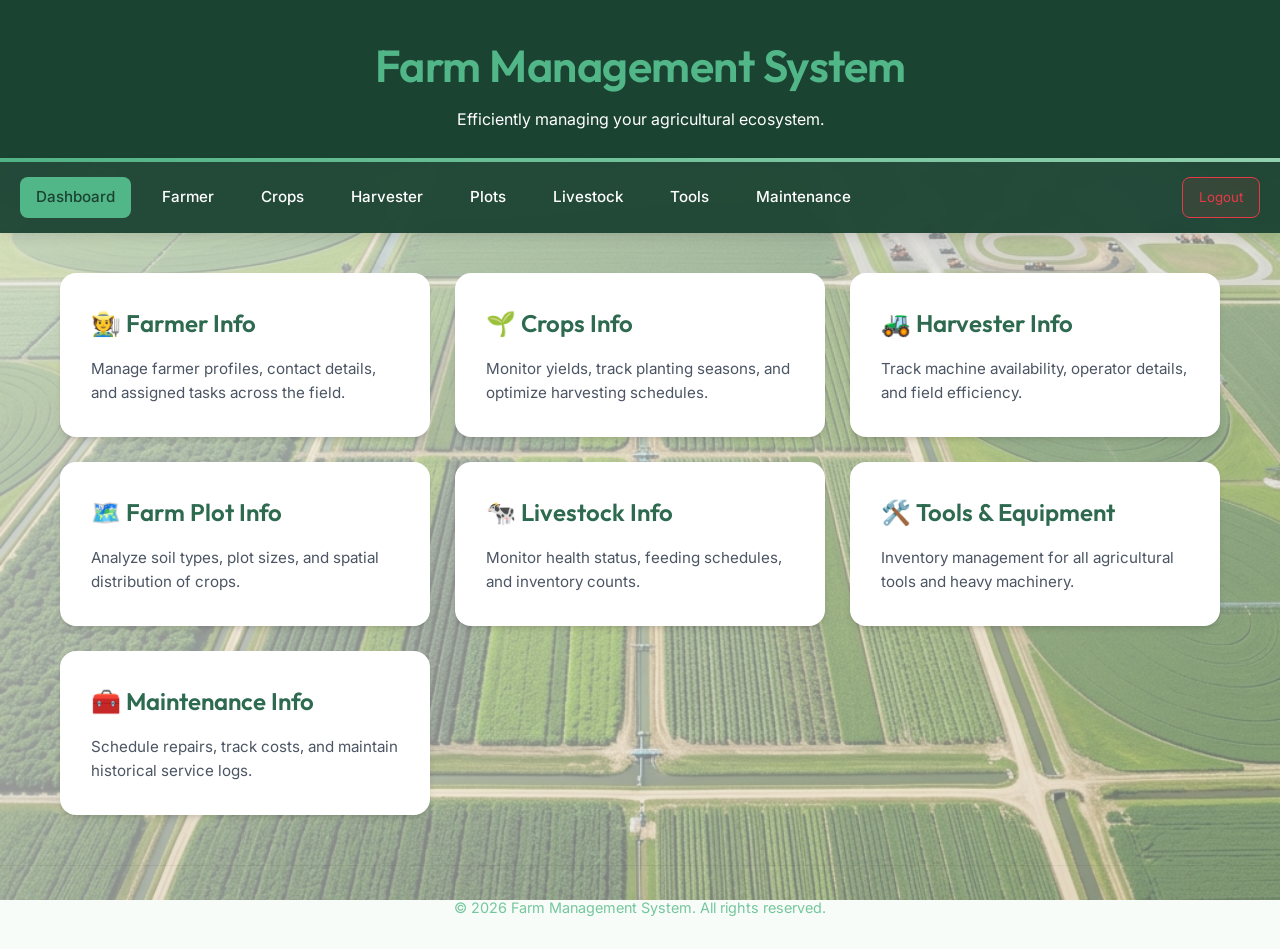
<file: index.html>
<!DOCTYPE html>
<html lang="en">
<head>
  <meta charset="UTF-8" />
  <meta name="viewport" content="width=device-width, initial-scale=1.0" />
  <title>Dashboard | Farm Management System</title>
  <link rel="stylesheet" href="styles.css">
</head>
<body>
  <img src="bg-dashboard.png" class="bg-layer" alt="Farm Background">
  <div class="bg-overlay"></div>

  <header>
    <h1>Farm Management System</h1>
    <p>Efficiently managing your agricultural ecosystem.</p>
  </header>

  <nav>
    <a href="index.html" class="active">Dashboard</a>
    <a href="farmer.html">Farmer</a>
    <a href="crop.html">Crops</a>
    <a href="harvester.html">Harvester</a>
    <a href="farm_plot.html">Plots</a>
    <a href="livestock.html">Livestock</a>
    <a href="tool.html">Tools</a>
    <a href="maintenance.html">Maintenance</a>
    <button class="logout-btn" onclick="logout()" style="margin-left: auto;">Logout</button>
  </nav>

  <main class="animate">
    <a href="farmer.html" style="text-decoration: none; color: inherit;">
      <div class="card">
        <h2>🧑‍🌾 Farmer Info</h2>
        <p>Manage farmer profiles, contact details, and assigned tasks across the field.</p>
      </div>
    </a>

    <a href="crop.html" style="text-decoration: none; color: inherit;">
      <div class="card">
        <h2>🌱 Crops Info</h2>
        <p>Monitor yields, track planting seasons, and optimize harvesting schedules.</p>
      </div>
    </a>

    <a href="harvester.html" style="text-decoration: none; color: inherit;">
      <div class="card">
        <h2>🚜 Harvester Info</h2>
        <p>Track machine availability, operator details, and field efficiency.</p>
      </div>
    </a>

    <a href="farm_plot.html" style="text-decoration: none; color: inherit;">
      <div class="card">
        <h2>🗺️ Farm Plot Info</h2>
        <p>Analyze soil types, plot sizes, and spatial distribution of crops.</p>
      </div>
    </a>

    <a href="livestock.html" style="text-decoration: none; color: inherit;">
      <div class="card">
        <h2>🐄 Livestock Info</h2>
        <p>Monitor health status, feeding schedules, and inventory counts.</p>
      </div>
    </a>

    <a href="tool.html" style="text-decoration: none; color: inherit;">
      <div class="card">
        <h2>🛠️ Tools & Equipment</h2>
        <p>Inventory management for all agricultural tools and heavy machinery.</p>
      </div>
    </a>

    <a href="maintenance.html" style="text-decoration: none; color: inherit;">
      <div class="card">
        <h2>🧰 Maintenance Info</h2>
        <p>Schedule repairs, track costs, and maintain historical service logs.</p>
      </div>
    </a>
  </main>

  <footer>
    <p>&copy; 2026 Farm Management System. All rights reserved.</p>
  </footer>

  <script>
    function logout() {
      localStorage.removeItem("loggedInId");
      window.location.href = "auth.html";
    }
  </script>
</body>
</html>
</file>
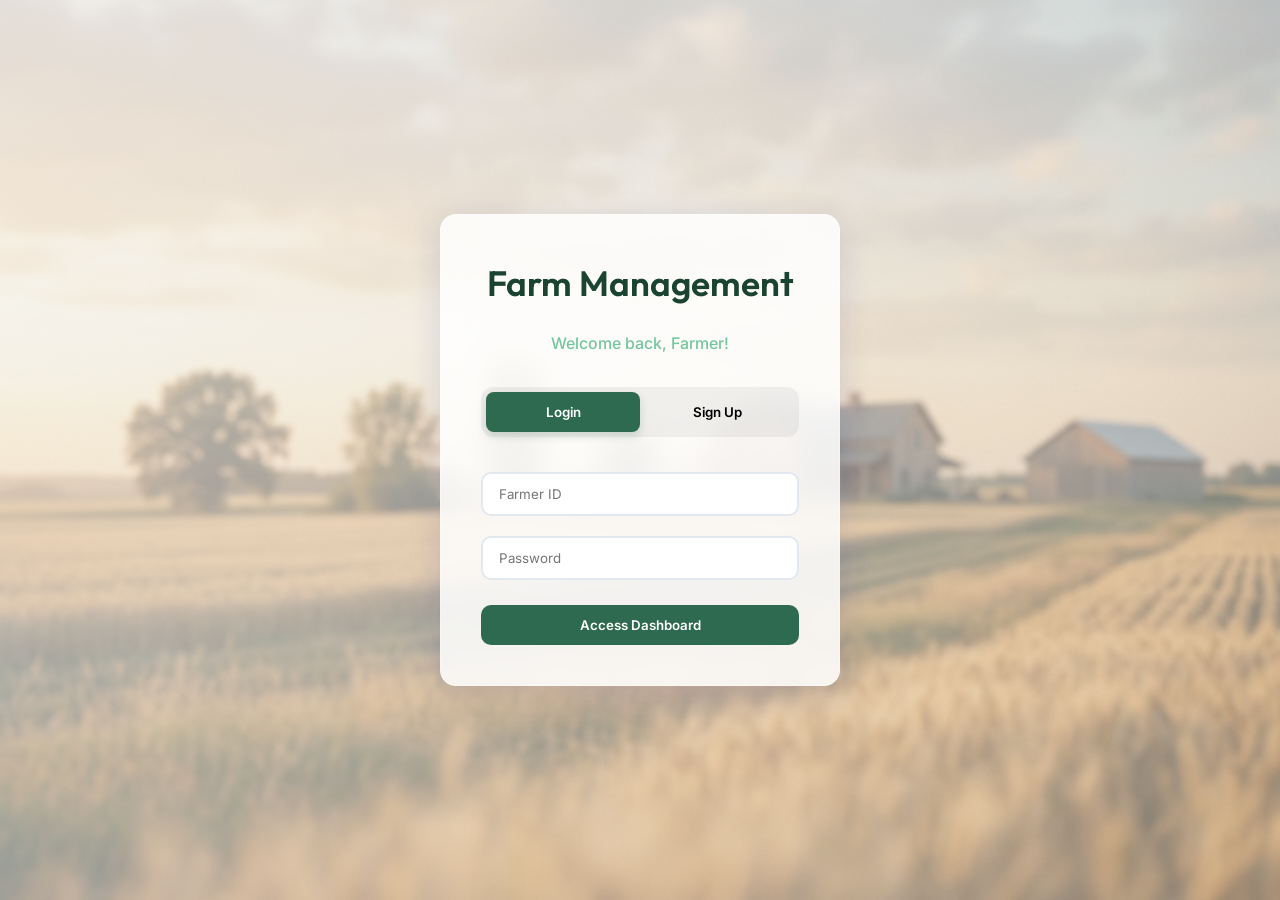
<file: auth.html>
<!DOCTYPE html>
<html lang="en">
<head>
  <meta charset="UTF-8" />
  <meta name="viewport" content="width=device-width, initial-scale=1.0"/>
  <title>Farm Login / Signup | Farm Management System</title>
  <link rel="stylesheet" href="styles.css">
</head>
<body class="auth-page">
  <img src="bg-login.png" class="bg-layer" alt="Farm Background">
  <div class="bg-overlay"></div>

  <div class="auth-container">
    <div class="auth-card animate">
      <h1 style="color: var(--primary-dark); font-size: 2.2rem; margin-bottom: 20px;">Farm Management</h1>
      <p style="color: var(--text-muted); margin-bottom: 30px; font-weight: 500;">Welcome back, Farmer!</p>
      
      <div class="tabs">
        <button onclick="switchTab('login')" id="loginTab" class="active">Login</button>
        <button onclick="switchTab('signup')" id="signupTab">Sign Up</button>
      </div>

      <!-- Login Form -->
      <form id="loginForm" class="active-form" onsubmit="login(event)" style="display: flex; flex-direction: column;">
        <input type="text" id="loginId" placeholder="Farmer ID" required />
        <input type="password" id="loginPass" placeholder="Password" required />
        <button type="submit" class="btn" style="margin-top: 15px; width: 100%;">Access Dashboard</button>
      </form>

      <!-- Signup Form -->
      <form id="signupForm" onsubmit="signup(event)" style="display: none; flex-direction: column;">
        <input type="text" id="signupId" placeholder="Create Farmer ID" required />
        <input type="password" id="signupPass" placeholder="Create Password" required />
        <button type="submit" class="btn" style="margin-top: 15px; width: 100%;">Register Account</button>
      </form>
    </div>
  </div>

  <script>
    // Style fix for visibility
    function updateFormDisplay() {
      const loginForm = document.getElementById("loginForm");
      const signupForm = document.getElementById("signupForm");
      const loginTab = document.getElementById("loginTab");
      const signupTab = document.getElementById("signupTab");

      if (loginTab.classList.contains("active")) {
        loginForm.style.display = "flex";
        signupForm.style.display = "none";
      } else {
        loginForm.style.display = "none";
        signupForm.style.display = "flex";
      }
    }

    function switchTab(tab) {
      document.getElementById("loginTab").classList.remove("active");
      document.getElementById("signupTab").classList.remove("active");
      document.getElementById(tab + "Tab").classList.add("active");
      updateFormDisplay();
    }

    function signup(event) {
      event.preventDefault();
      const id = document.getElementById("signupId").value;
      const pass = document.getElementById("signupPass").value;
      
      // Fixed: Removed undefined 'name'
      const user = { id, pass };
      localStorage.setItem("user_" + id, JSON.stringify(user));
      
      alert("Registration successful! You can now login.");
      switchTab('login');
      document.getElementById("loginId").value = id;
    }

    function login(event) {
      event.preventDefault();
      const id = document.getElementById("loginId").value;
      const pass = document.getElementById("loginPass").value;
      
      const storedUser = localStorage.getItem("user_" + id);
      if (storedUser) {
        const user = JSON.parse(storedUser);
        if (user.pass === pass) {
          localStorage.setItem("loggedInId", id);
          window.location.href = "index.html"; 
          return;
        }
      }
      
      alert("Invalid credentials. Please check your ID and Password.");
    }

    // Initial check
    updateFormDisplay();
  </script>
</body>
</html>
</file>
<file: styles.css>
@import url('https://fonts.googleapis.com/css2?family=Outfit:wght@300;400;600;800&family=Inter:wght@300;400;500;600&display=swap');

:root {
  --primary: #2d6a4f;
  --primary-dark: #1b4332;
  --secondary: #52b788;
  --accent: #95d5b2;
  --bg-light: #f8fcf8;
  --text-dark: #081c15;
  --text-body: #2d3436;
  --text-muted: #74c69d;
  --white: #ffffff;
  --glass: rgba(255, 255, 255, 0.85);
  --glass-dark: rgba(27, 67, 50, 0.8);
  --shadow: 0 8px 32px 0 rgba(31, 38, 135, 0.15);
  --transition: all 0.3s cubic-bezier(0.4, 0, 0.2, 1);
  --radius: 16px;
}

* {
  margin: 0;
  padding: 0;
  box-sizing: border-box;
  font-family: 'Inter', sans-serif;
}

body {
  background-color: var(--bg-light);
  color: var(--text-body);
  line-height: 1.6;
  min-height: 100vh;
  overflow-x: hidden;
}

h1, h2, h3 {
  font-family: 'Outfit', sans-serif;
  color: var(--primary-dark);
  font-weight: 600;
}

/* Animations */
@keyframes fadeIn {
  from { opacity: 0; transform: translateY(20px); }
  to { opacity: 1; transform: translateY(0); }
}

.animate {
  animation: fadeIn 0.6s ease-out forwards;
}

/* Background Layers */
.bg-layer {
  position: fixed;
  top: 0;
  left: 0;
  width: 100%;
  height: 100%;
  z-index: -1;
  object-fit: cover;
  filter: brightness(0.9);
}

.bg-overlay {
  position: fixed;
  top: 0;
  left: 0;
  width: 100%;
  height: 100%;
  z-index: -1;
  background: linear-gradient(135deg, rgba(255,255,255,0.7) 0%, rgba(248,252,248,0.4) 100%);
}

/* Global Header & Nav */
header {
  background: var(--primary-dark);
  color: var(--white);
  padding: 30px 20px;
  text-align: center;
  position: relative;
  overflow: hidden;
}

header h1 {
  color: var(--secondary);
  font-size: 2.8rem;
  letter-spacing: -0.5px;
  margin-bottom: 5px;
}

header::after {
  content: '';
  position: absolute;
  bottom: 0;
  left: 0;
  width: 100%;
  height: 4px;
  background: linear-gradient(90deg, var(--secondary), var(--accent));
}

nav {
  background: rgba(27, 67, 50, 0.95);
  backdrop-filter: blur(10px);
  padding: 15px 20px;
  display: flex;
  justify-content: center;
  flex-wrap: wrap;
  gap: 15px;
  position: sticky;
  top: 0;
  z-index: 1000;
  box-shadow: 0 4px 12px rgba(0,0,0,0.1);
}

nav a {
  color: var(--white);
  text-decoration: none;
  font-weight: 500;
  padding: 8px 16px;
  border-radius: 8px;
  transition: var(--transition);
  font-size: 0.95rem;
}

nav a:hover {
  background: rgba(255, 255, 255, 0.1);
  color: var(--secondary);
}

nav a.active {
  background: var(--secondary);
  color: var(--primary-dark);
}

/* Auth Page specific */
.auth-container {
  display: flex;
  justify-content: center;
  align-items: center;
  min-height: 100vh;
  padding: 20px;
}

.auth-card {
  background: var(--glass);
  backdrop-filter: blur(12px);
  border: 1px solid rgba(255, 255, 255, 0.3);
  padding: 40px;
  border-radius: var(--radius);
  box-shadow: var(--shadow);
  width: 100%;
  max-width: 400px;
  text-align: center;
  animation: fadeIn 0.8s ease-out;
}

.auth-card h2 {
  margin-bottom: 25px;
  font-size: 2rem;
}

.tabs {
  display: flex;
  background: rgba(0,0,0,0.05);
  padding: 5px;
  border-radius: 12px;
  margin-bottom: 25px;
}

.tabs button {
  flex: 1;
  padding: 12px;
  border: none;
  background: transparent;
  cursor: pointer;
  font-weight: 600;
  border-radius: 8px;
  transition: var(--transition);
}

.tabs button.active {
  background: var(--primary);
  color: var(--white);
  box-shadow: 0 4px 10px rgba(45, 106, 79, 0.2);
}

/* Dashboard Cards */
main {
  max-width: 1200px;
  margin: 40px auto;
  padding: 0 20px;
  display: grid;
  grid-template-columns: repeat(auto-fit, minmax(280px, 1fr));
  gap: 25px;
}

.card {
  background: var(--white);
  padding: 30px;
  border-radius: var(--radius);
  box-shadow: 0 4px 6px -1px rgba(0, 0, 0, 0.1), 0 2px 4px -1px rgba(0, 0, 0, 0.06);
  transition: var(--transition);
  cursor: pointer;
  border: 1px solid transparent;
  display: flex;
  flex-direction: column;
  justify-content: space-between;
}

.card:hover {
  transform: translateY(-10px);
  box-shadow: 0 20px 25px -5px rgba(0, 0, 0, 0.1), 0 10px 10px -5px rgba(0, 0, 0, 0.04);
  border-color: var(--secondary);
}

.card h2 {
  margin-bottom: 15px;
  color: var(--primary);
  display: flex;
  align-items: center;
  gap: 10px;
}

.card p {
  color: #4b5563;
  font-size: 0.95rem;
}

/* Content Container */
.content-container {
  max-width: 900px;
  margin: 40px auto;
  background: var(--white);
  padding: 40px;
  border-radius: var(--radius);
  box-shadow: var(--shadow);
  animation: fadeIn 0.6s ease-out;
}

.data-row {
  display: flex;
  justify-content: space-between;
  padding: 15px 0;
  border-bottom: 1px solid #edf2f7;
}

.data-row:last-child {
  border-bottom: none;
}

.label {
  font-weight: 600;
  color: var(--primary-dark);
}

/* Buttons */
.btn {
  background: var(--primary);
  color: var(--white);
  border: none;
  padding: 12px 24px;
  border-radius: 10px;
  font-weight: 600;
  cursor: pointer;
  transition: var(--transition);
  text-decoration: none;
  display: inline-block;
}

.btn:hover {
  background: var(--primary-dark);
  transform: scale(1.02);
}

.btn-danger {
  background: #e63946;
}

.btn-danger:hover {
  background: #c1121f;
}

/* Logout Button */
.logout-btn {
  background: rgba(230, 57, 70, 0.1);
  color: #e63946;
  border: 1px solid #e63946;
  padding: 8px 16px;
  border-radius: 8px;
  cursor: pointer;
  transition: var(--transition);
}

.logout-btn:hover {
  background: #e63946;
  color: white;
}

/* Inputs */
input {
  width: 100%;
  padding: 12px 16px;
  margin: 10px 0;
  border: 2px solid #e2e8f0;
  border-radius: 10px;
  outline: none;
  transition: var(--transition);
}

input:focus {
  border-color: var(--secondary);
  box-shadow: 0 0 0 4px rgba(82, 183, 136, 0.1);
}

/* Footer */
footer {
  text-align: center;
  padding: 30px;
  color: var(--text-muted);
  font-size: 0.9rem;
  margin-top: 50px;
  border-top: 1px solid rgba(0,0,0,0.05);
}

/* Responsive adjustments */
@media (max-width: 768px) {
  header h1 { font-size: 2rem; }
  main { grid-template-columns: 1fr; }
  .auth-card { padding: 30px; }
}
</file>
